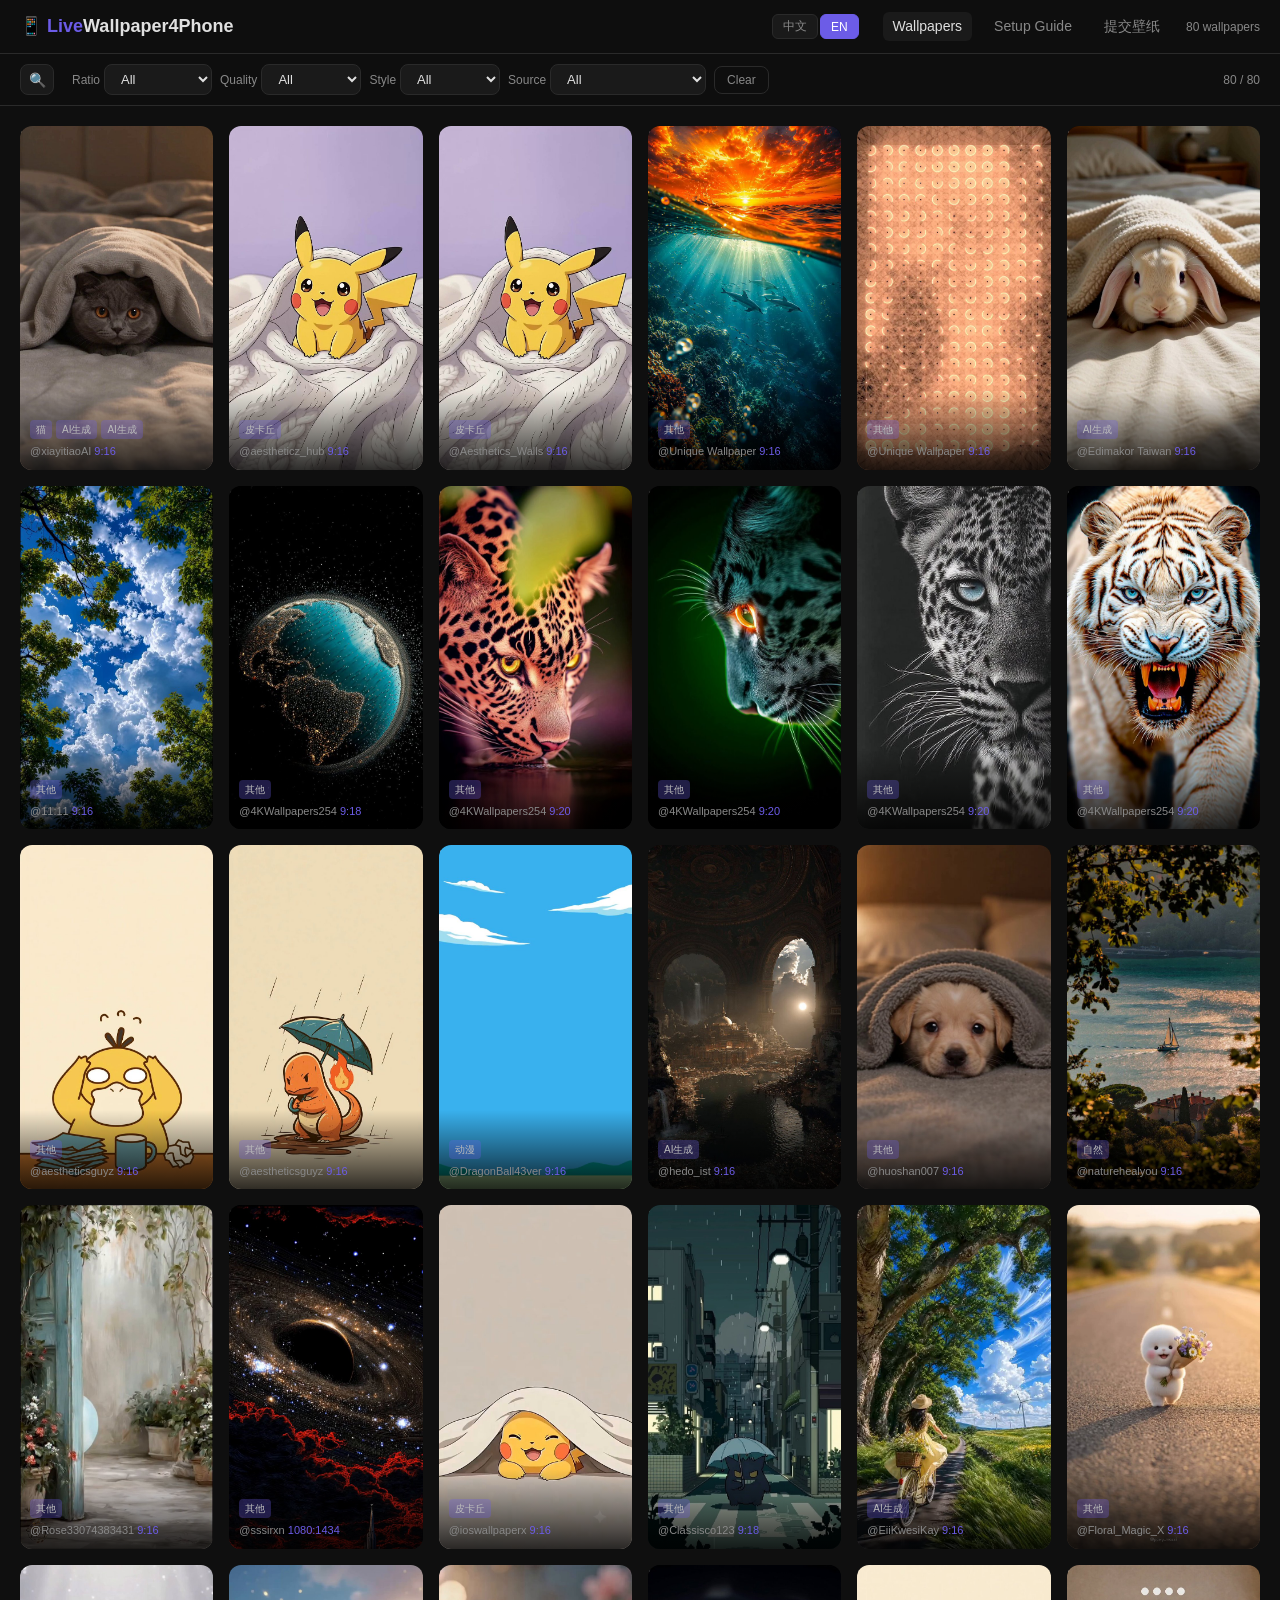
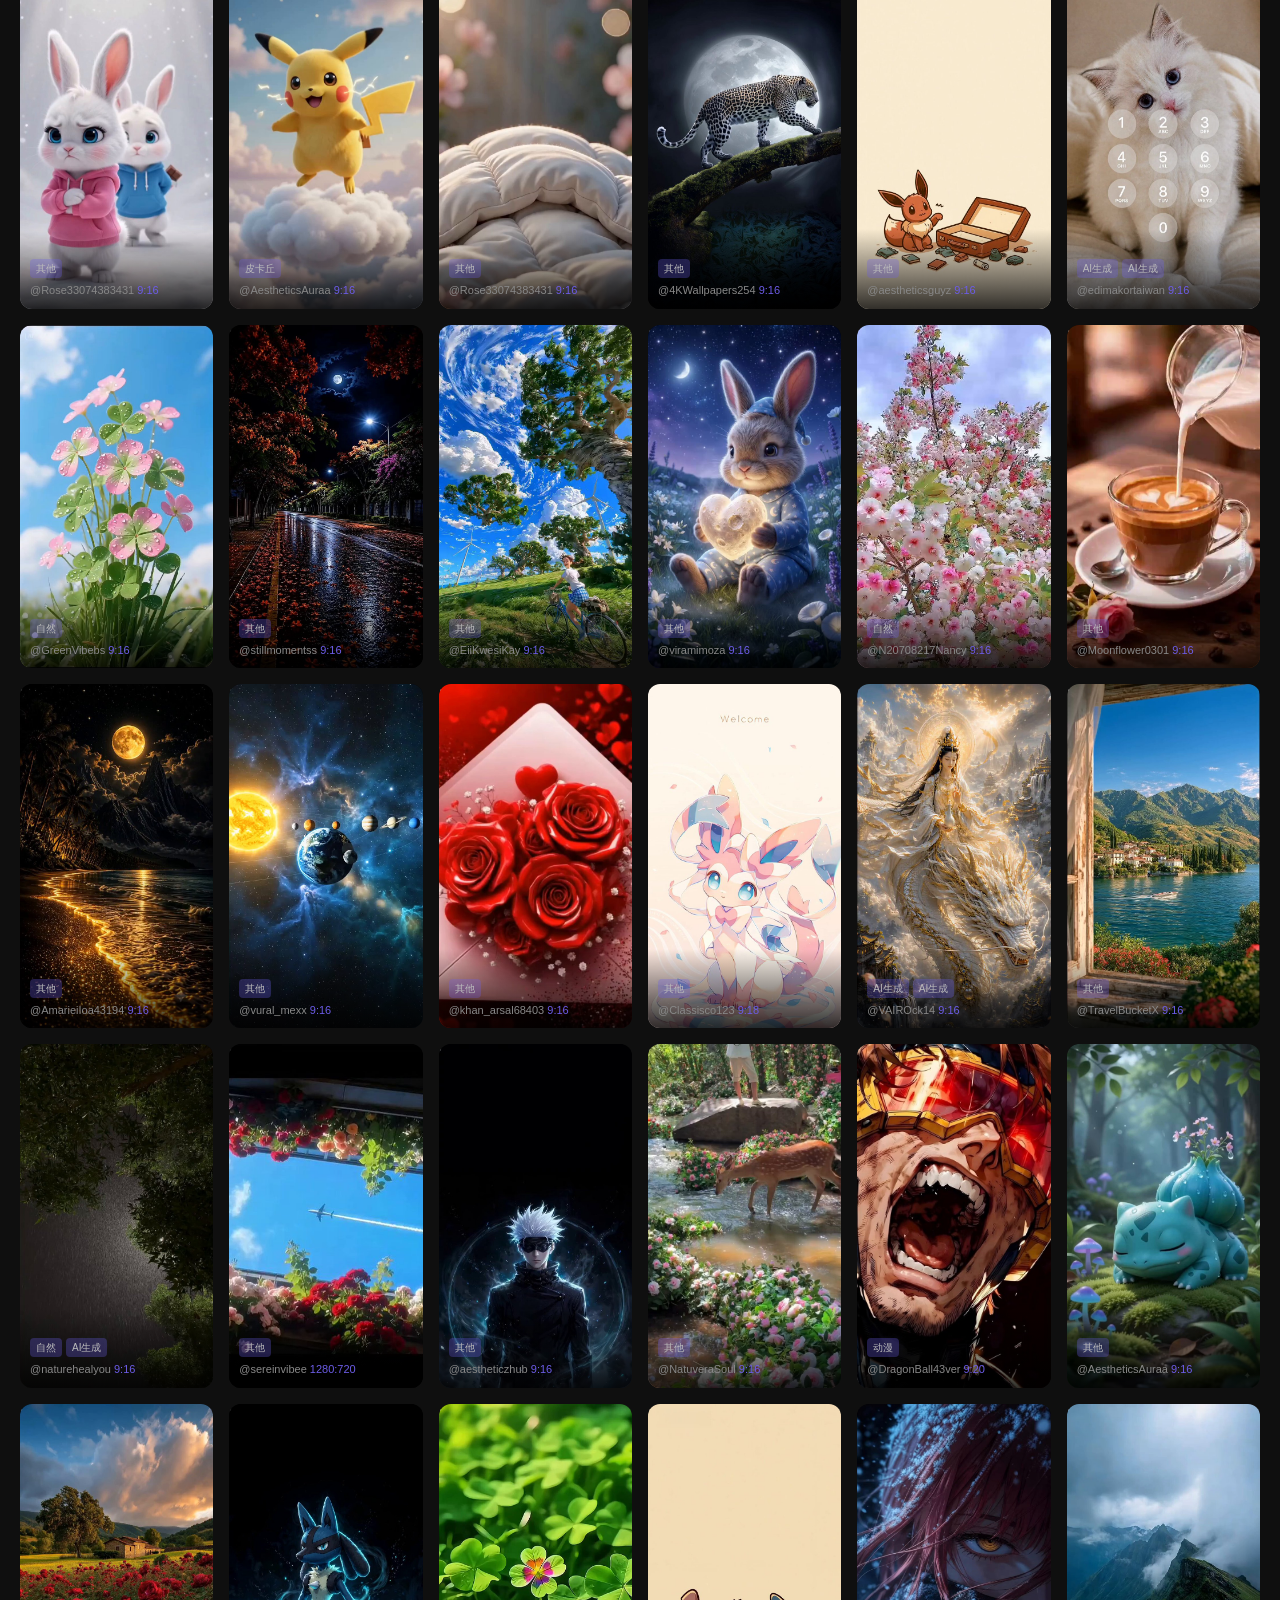
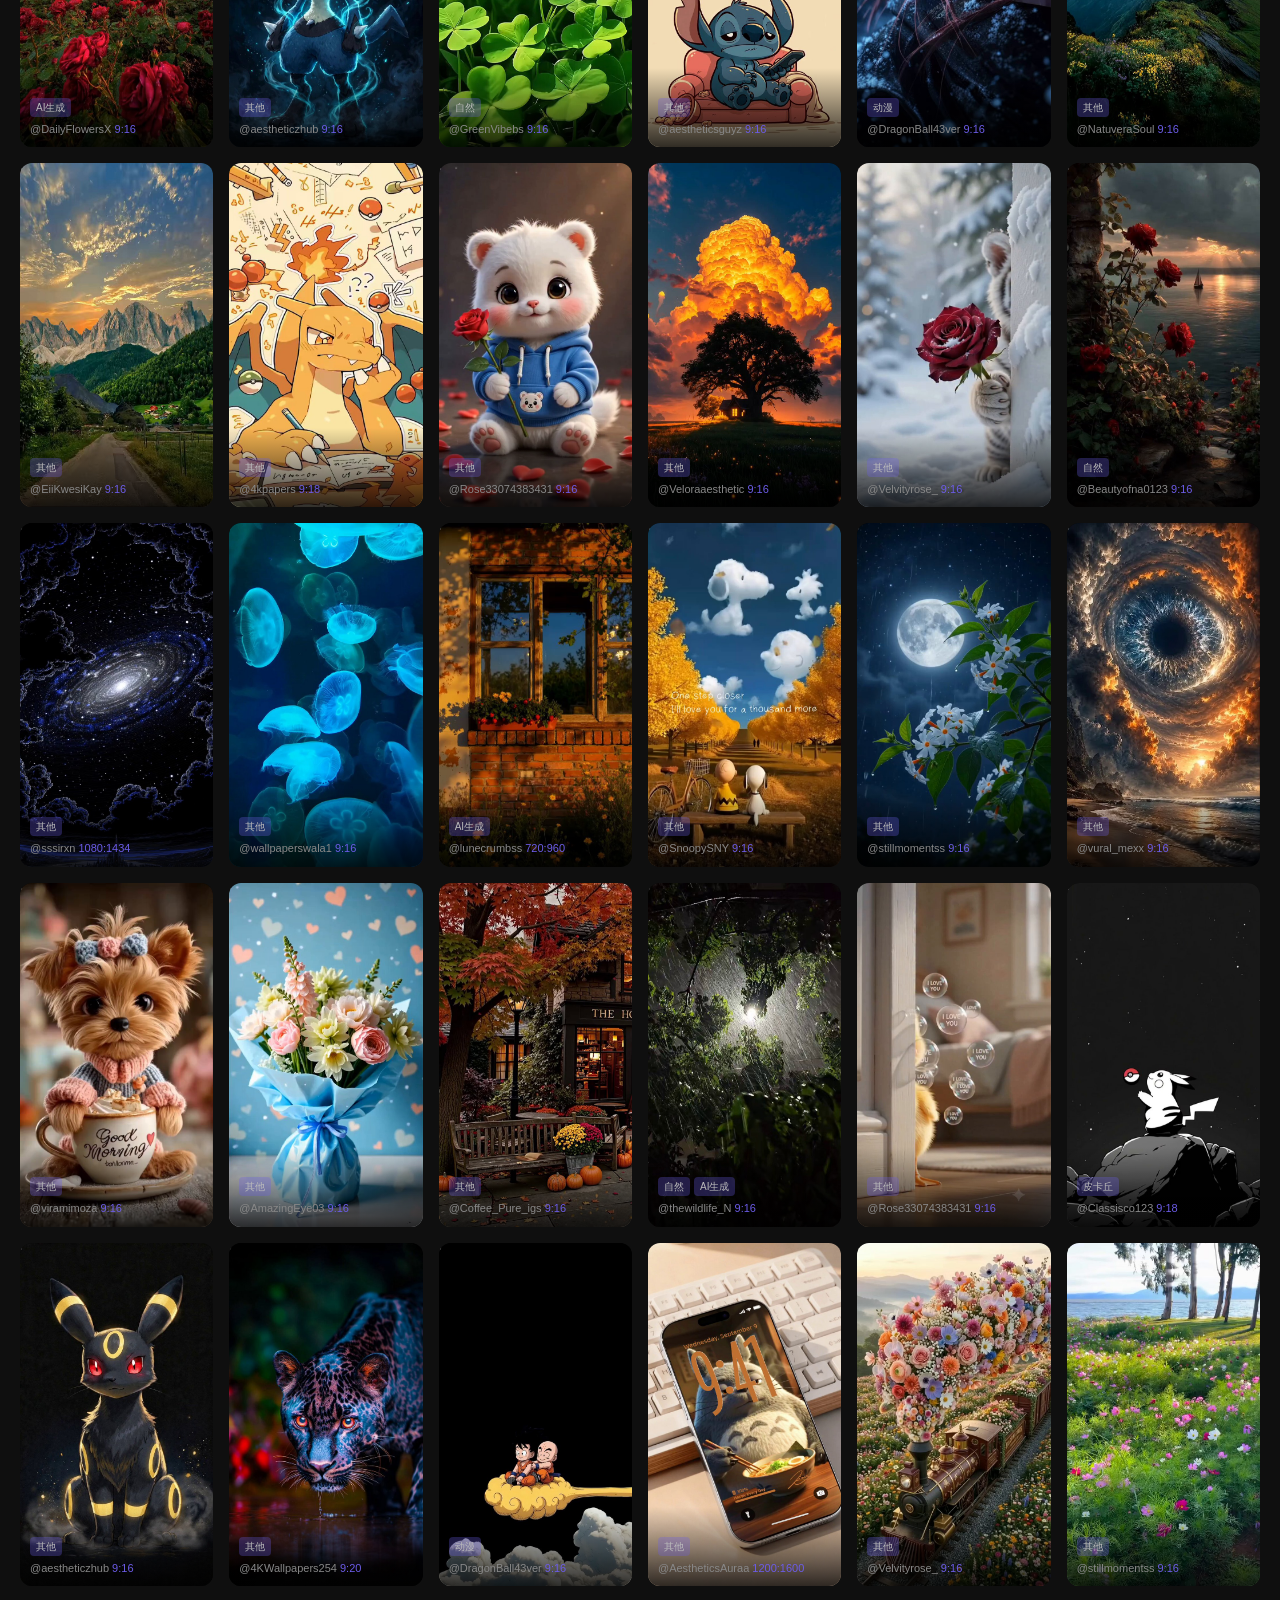
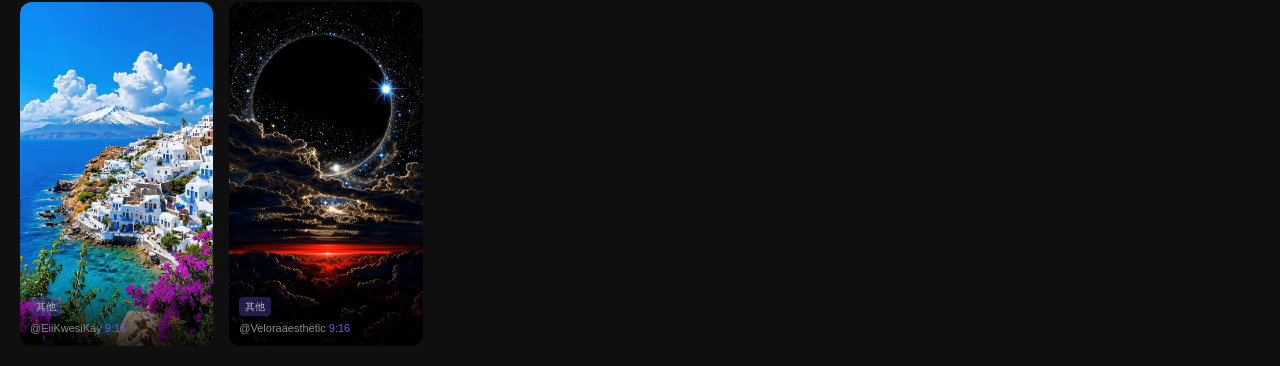
<file: docs/index.html>
<!DOCTYPE html>
<html lang="zh-CN">
<head>
<meta charset="UTF-8">
<meta name="viewport" content="width=device-width, initial-scale=1.0">
<meta name="referrer" content="no-referrer">
<title>Live Wallpaper 4 Phone — 手机动态壁纸</title>
<link rel="stylesheet" href="assets/style.css">
</head>
<body>

<header>
  <h1>📱 <span>Live</span>Wallpaper4Phone</h1>
  <nav>
    <a href="index.html" class="active">壁纸</a>
    <a href="tutorials.html">设置教程</a>
    <a href="#" id="nav-submit">提交壁纸</a>
  </nav>
  <span class="stats" id="stats"></span>
</header>

<div class="filters" id="filters">
  <button class="search-toggle" id="search-toggle" aria-label="搜索">🔍</button>
  <input type="text" id="search" placeholder="🔍 搜索标题/标签...">
  <label>比例</label>
  <select id="filter-ar"><option value="">全部</option></select>
  <label>清晰度</label>
  <select id="filter-quality"><option value="">全部</option></select>
  <label>风格</label>
  <select id="filter-style"><option value="">全部</option></select>
  <label>来源</label>
  <select id="filter-source"><option value="">全部</option></select>
  <button class="clear-btn" id="clear-all">清除</button>
  <span class="count" id="result-count"></span>
</div>

<div class="wallpaper-grid" id="grid"></div>
<div class="loading" id="loading"><div class="spinner"></div>加载壁纸中...</div>

<!-- 详情弹窗 -->
<div class="modal-overlay" id="modal" style="display:none" onclick="closeModal(event)">
  <div class="modal" onclick="event.stopPropagation()">
    <button class="modal-close" onclick="closeModal()">✕</button>
    <div class="modal-video" id="modal-video"></div>
    <div class="modal-body" id="modal-body"></div>
  </div>
</div>

<!-- 上报弹窗 -->
<div class="modal-overlay" id="submit-modal" style="display:none" onclick="closeSubmit(event)">
  <div class="modal submit-modal" onclick="event.stopPropagation()">
    <button class="modal-close" onclick="closeSubmit()">✕</button>
    <div class="modal-body submit-body">
      <h2 id="submit-title"></h2>
      <div id="pw-row">
        <label class="form-label" id="label-pw"></label>
        <input type="password" id="submit-pw" autocomplete="off">
      </div>
      <label class="form-label" id="label-url"></label>
      <input type="url" id="submit-url">
      <label class="form-label" id="label-note"></label>
      <textarea id="submit-note" rows="2"></textarea>
      <div class="form-error" id="submit-error"></div>
      <button class="download-btn" id="submit-go"></button>
      <div class="download-hint" id="submit-hint"></div>
    </div>
  </div>
</div>

<script src="assets/app.js"></script>
</body>
</html>
</file>
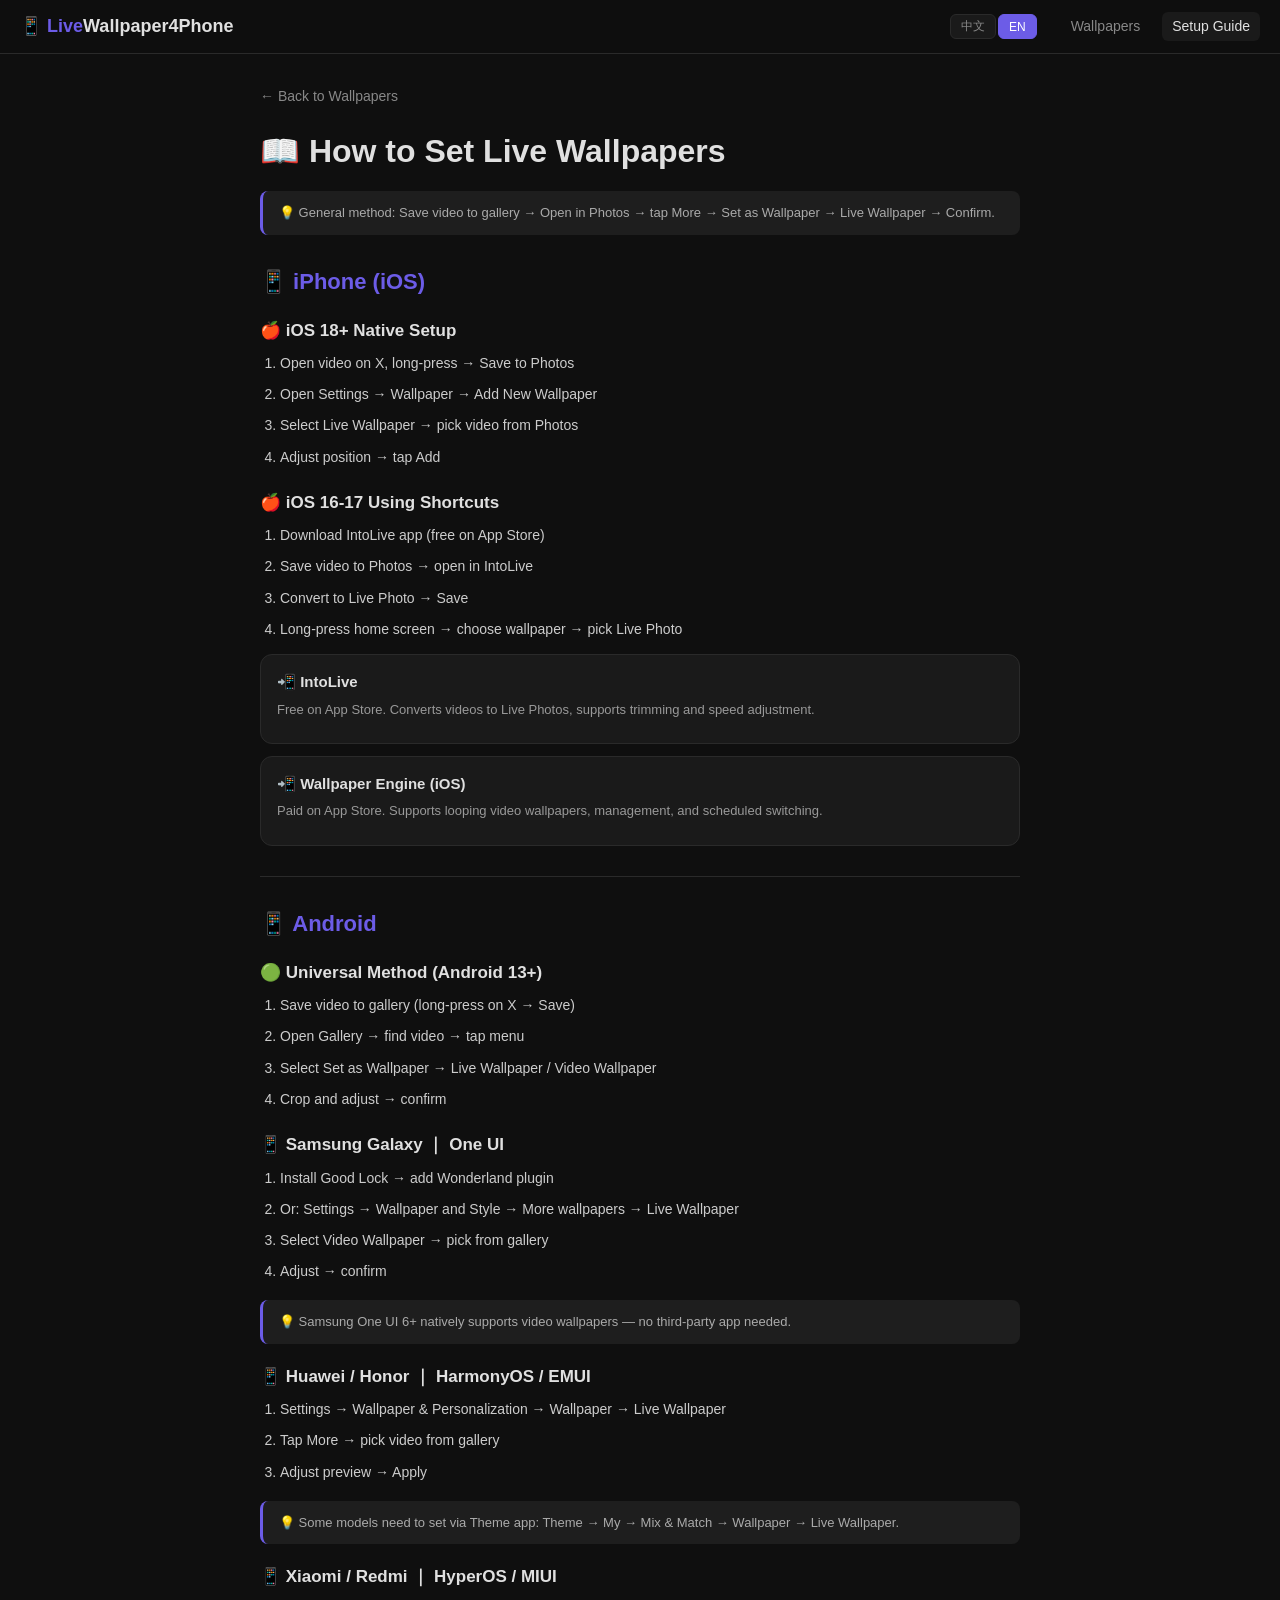
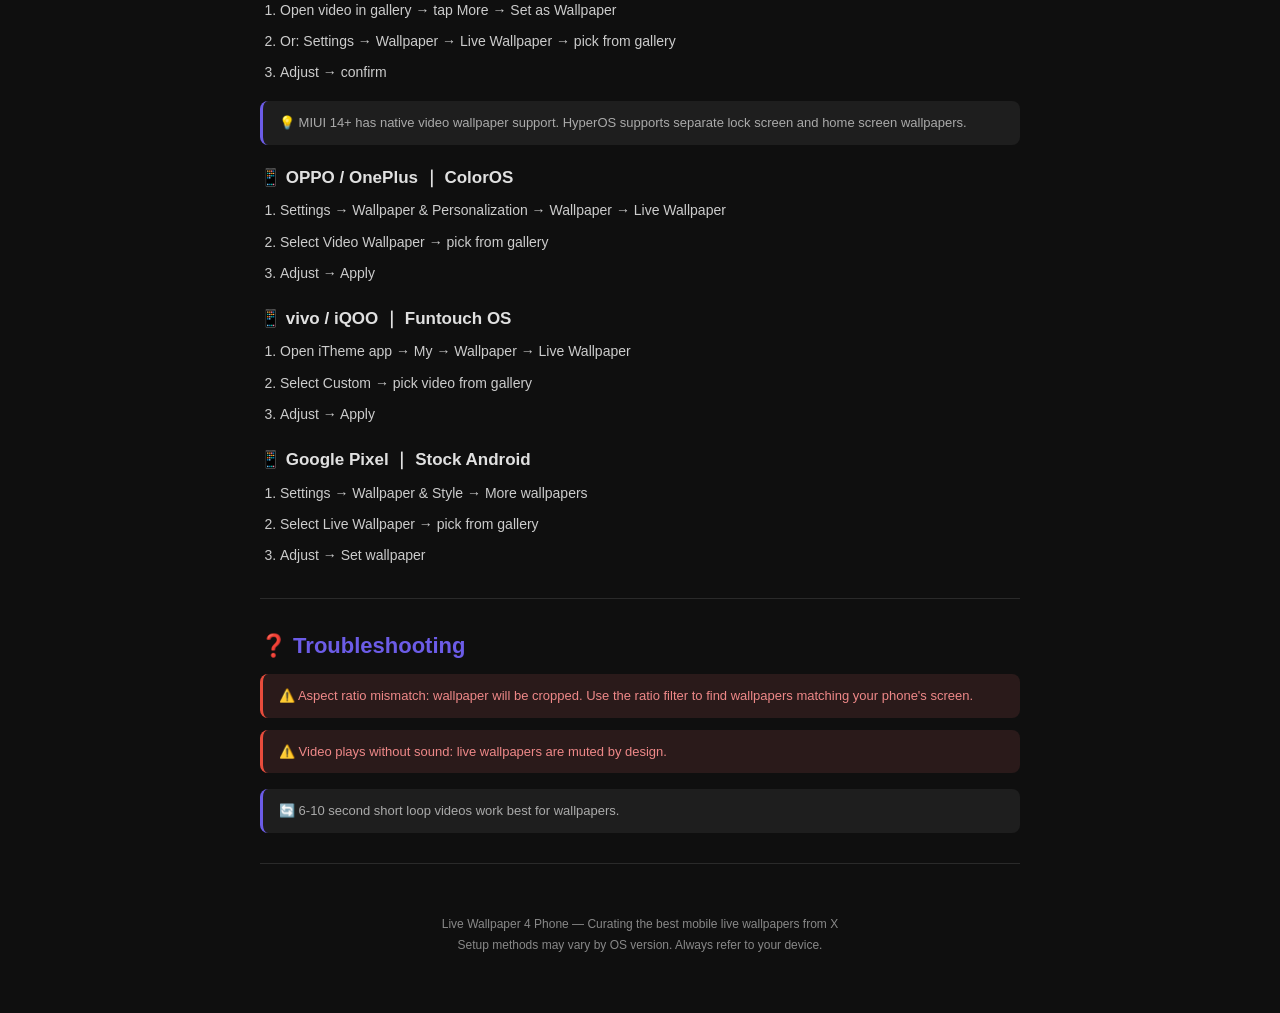
<file: docs/tutorials.html>
<!DOCTYPE html>
<html lang="zh-CN">
<head>
<meta charset="UTF-8">
<meta name="viewport" content="width=device-width, initial-scale=1.0">
<meta name="referrer" content="no-referrer">
<title>手机动态壁纸设置教程 — Live Wallpaper 4 Phone</title>
<link rel="stylesheet" href="assets/style.css">
<style>
  .tutorial-page { max-width: 800px; margin: 0 auto; padding: 30px 20px; }
  .tutorial-page h2 { font-size: 22px; margin: 30px 0 10px; color: var(--accent); }
  .tutorial-page h3 { font-size: 17px; margin: 20px 0 8px; display: flex; align-items: center; gap: 8px; }
  .tutorial-page h3 .brand-icon { font-size: 22px; }
  .tutorial-page p, .tutorial-page li { font-size: 14px; line-height: 1.8; color: #ccc; margin-bottom: 6px; }
  .tutorial-page ol, .tutorial-page ul { padding-left: 20px; }
  .tutorial-page .tip {
    background: #1e1e1e; border-left: 3px solid var(--accent);
    padding: 12px 16px; border-radius: 8px; margin: 16px 0;
    font-size: 13px; color: #aaa;
  }
  .tutorial-page .app-card {
    background: var(--card-bg); border-radius: 12px; padding: 16px;
    margin: 12px 0; border: 1px solid var(--border);
  }
  .tutorial-page .app-card h4 { font-size: 15px; margin-bottom: 4px; }
  .tutorial-page .app-card p { font-size: 13px; color: #999; }
  .tutorial-page .back-link { display: inline-block; margin-bottom: 20px; color: var(--text-muted); text-decoration: none; font-size: 14px; }
  .tutorial-page .back-link:hover { color: var(--accent); }
  .tutorial-page .warning { background: #2a1a1a; border-left: 3px solid #e74c3c; padding: 12px 16px; border-radius: 8px; margin: 12px 0; font-size: 13px; color: #e88; }
  hr { border: none; border-top: 1px solid var(--border); margin: 30px 0; }
  @media (max-width: 600px) { .tutorial-page { padding: 16px; } }
</style>
</head>
<body>
<header>
  <h1>📱 <span>Live</span>Wallpaper4Phone</h1>
  <nav>
    <a href="index.html">壁纸</a>
    <a href="tutorials.html" class="active">设置教程</a>
  </nav>
</header>

<div class="tutorial-page">
  <!-- JS 动态渲染 -->
</div>

<script src="assets/app.js"></script>
</body>
</html>
</file>
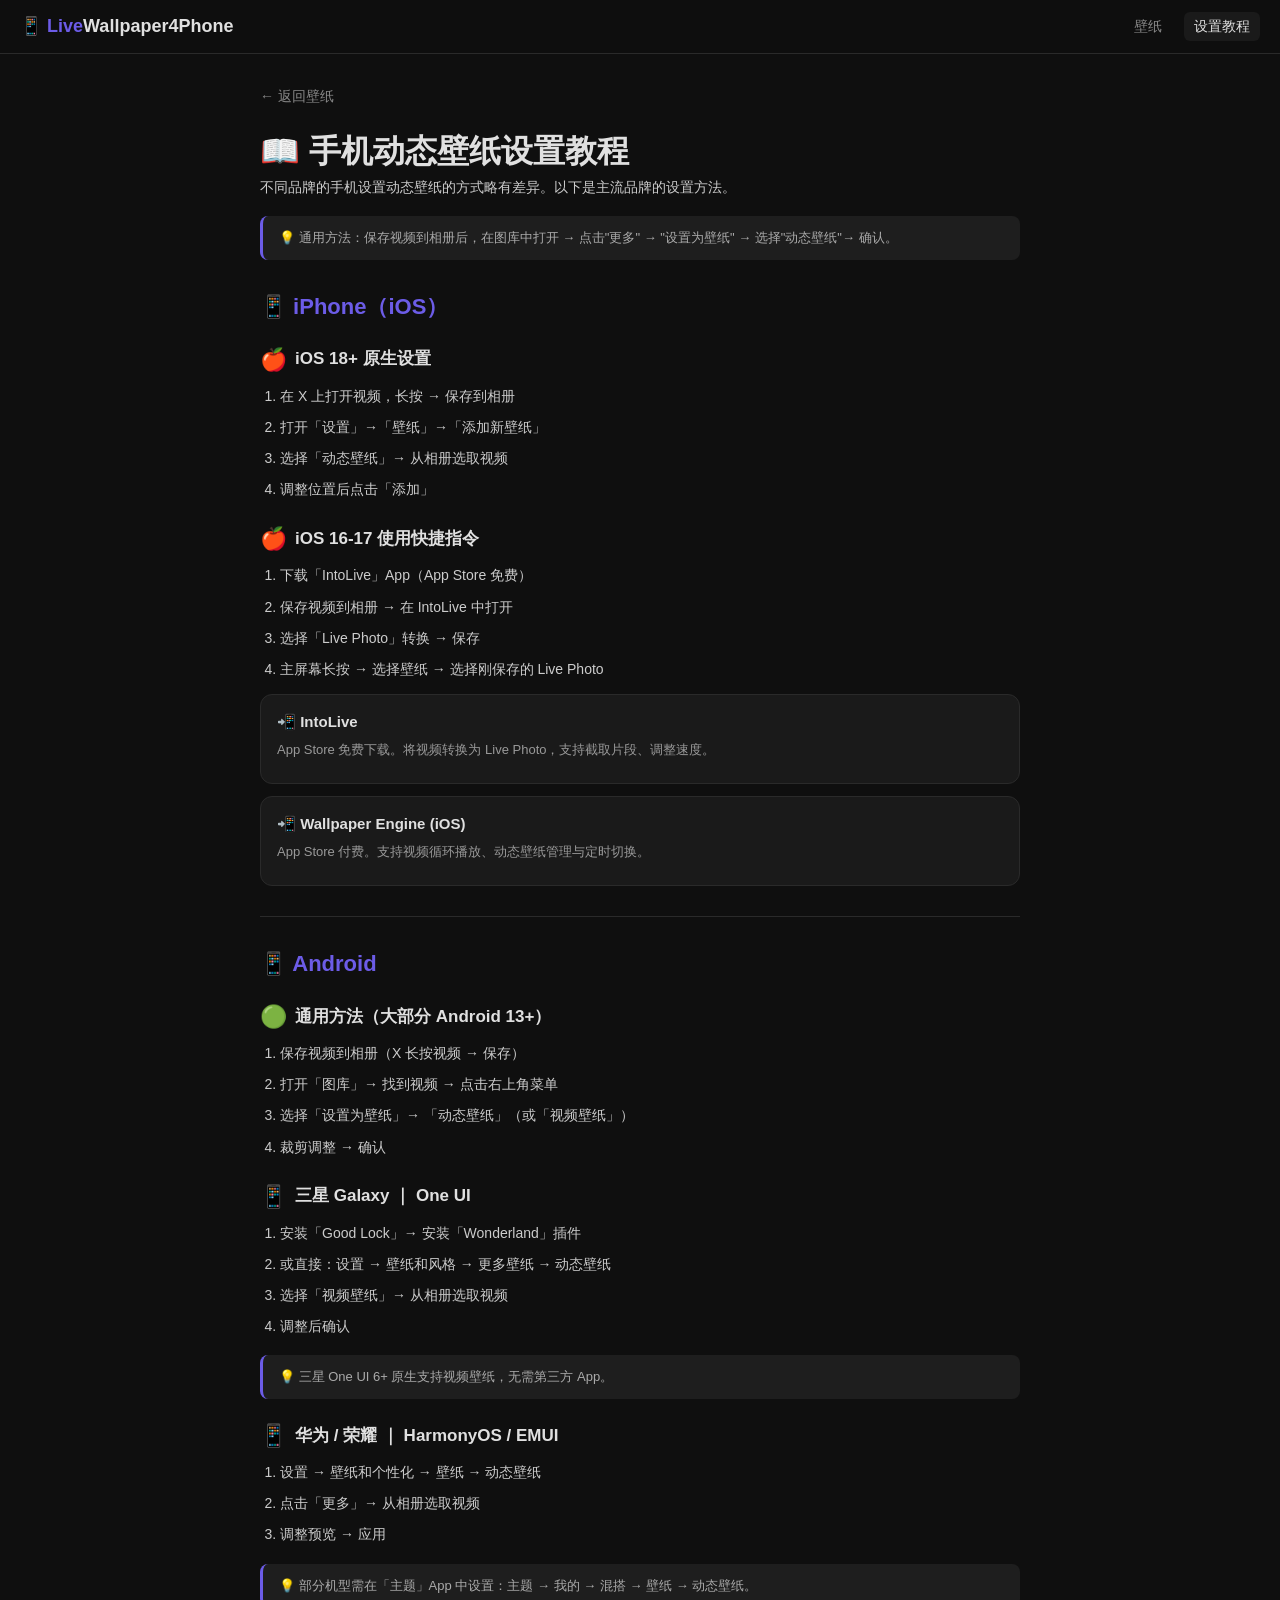
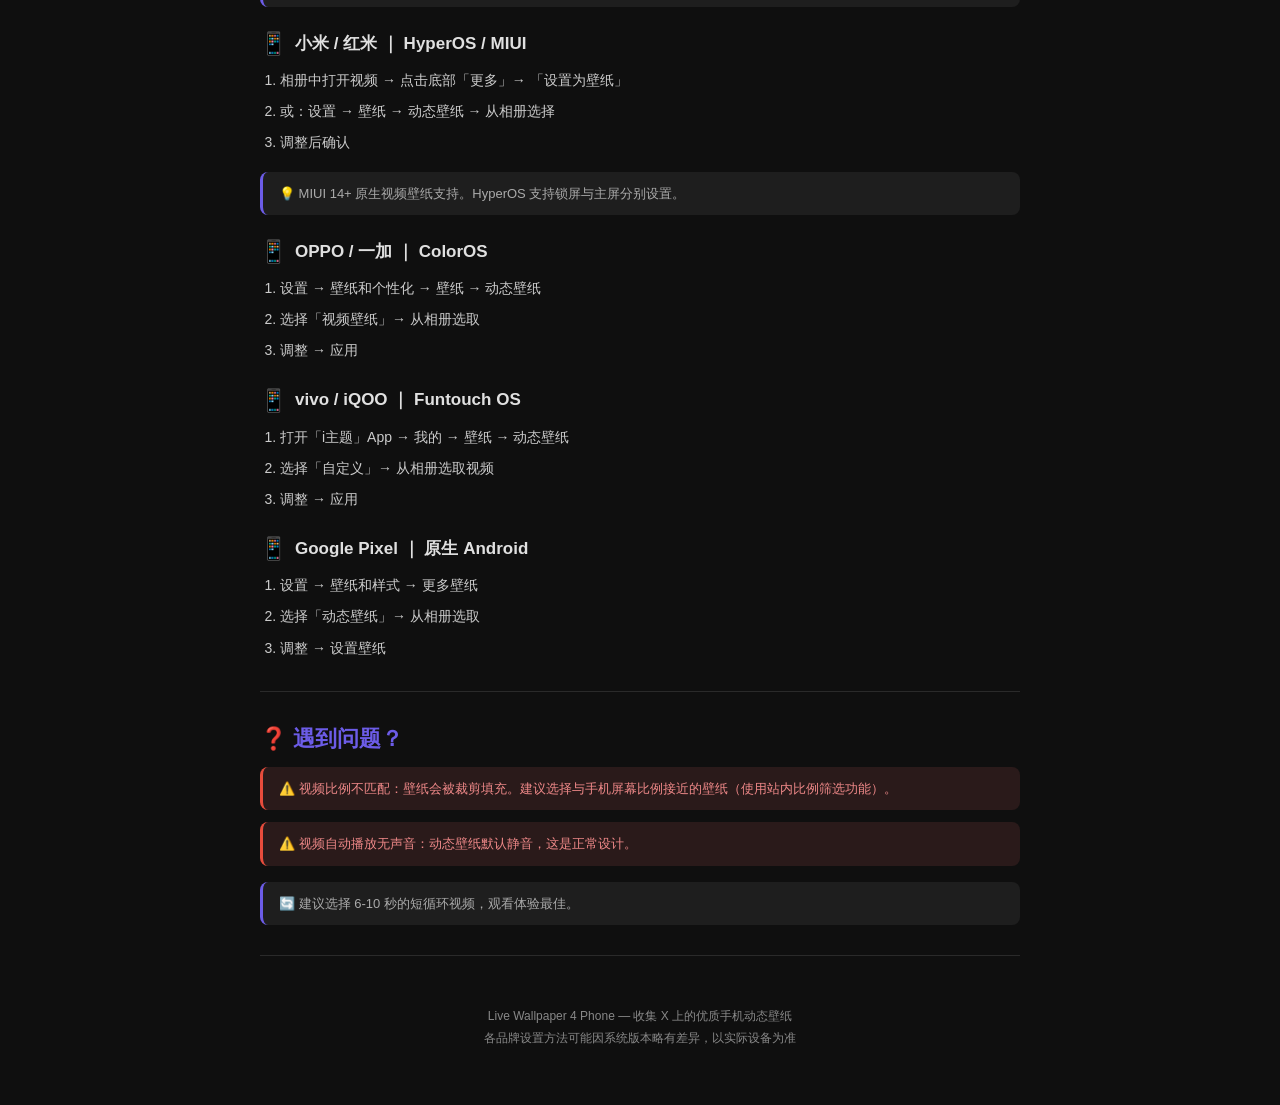
<file: site/tutorials.html>
<!DOCTYPE html>
<html lang="zh-CN">
<head>
<meta charset="UTF-8">
<meta name="viewport" content="width=device-width, initial-scale=1.0">
<title>手机动态壁纸设置教程 — Live Wallpaper 4 Phone</title>
<link rel="stylesheet" href="assets/style.css">
<style>
  .tutorial-page { max-width: 800px; margin: 0 auto; padding: 30px 20px; }
  .tutorial-page h2 { font-size: 22px; margin: 30px 0 10px; color: var(--accent); }
  .tutorial-page h3 { font-size: 17px; margin: 20px 0 8px; display: flex; align-items: center; gap: 8px; }
  .tutorial-page h3 .brand-icon { font-size: 22px; }
  .tutorial-page p, .tutorial-page li { font-size: 14px; line-height: 1.8; color: #ccc; margin-bottom: 6px; }
  .tutorial-page ol, .tutorial-page ul { padding-left: 20px; }
  .tutorial-page .tip {
    background: #1e1e1e; border-left: 3px solid var(--accent);
    padding: 12px 16px; border-radius: 8px; margin: 16px 0;
    font-size: 13px; color: #aaa;
  }
  .tutorial-page .app-card {
    background: var(--card-bg); border-radius: 12px; padding: 16px;
    margin: 12px 0; border: 1px solid var(--border);
  }
  .tutorial-page .app-card h4 { font-size: 15px; margin-bottom: 4px; }
  .tutorial-page .app-card p { font-size: 13px; color: #999; }
  .tutorial-page .back-link { display: inline-block; margin-bottom: 20px; color: var(--text-muted); text-decoration: none; font-size: 14px; }
  .tutorial-page .back-link:hover { color: var(--accent); }
  .tutorial-page .warning { background: #2a1a1a; border-left: 3px solid #e74c3c; padding: 12px 16px; border-radius: 8px; margin: 12px 0; font-size: 13px; color: #e88; }
  hr { border: none; border-top: 1px solid var(--border); margin: 30px 0; }
  @media (max-width: 600px) { .tutorial-page { padding: 16px; } }
</style>
</head>
<body>
<header>
  <h1>📱 <span>Live</span>Wallpaper4Phone</h1>
  <nav>
    <a href="index.html">壁纸</a>
    <a href="tutorials.html" class="active">设置教程</a>
  </nav>
</header>

<div class="tutorial-page">
  <a href="index.html" class="back-link">← 返回壁纸</a>
  <h1>📖 手机动态壁纸设置教程</h1>
  <p>不同品牌的手机设置动态壁纸的方式略有差异。以下是主流品牌的设置方法。</p>

  <div class="tip">💡 通用方法：保存视频到相册后，在图库中打开 → 点击"更多" → "设置为壁纸" → 选择"动态壁纸"→ 确认。</div>

  <h2>📱 iPhone（iOS）</h2>

  <h3><span class="brand-icon">🍎</span> iOS 18+ 原生设置</h3>
  <ol>
    <li>在 X 上打开视频，长按 → 保存到相册</li>
    <li>打开「设置」→「壁纸」→「添加新壁纸」</li>
    <li>选择「动态壁纸」→ 从相册选取视频</li>
    <li>调整位置后点击「添加」</li>
  </ol>

  <h3><span class="brand-icon">🍎</span> iOS 16-17 使用快捷指令</h3>
  <ol>
    <li>下载「IntoLive」App（App Store 免费）</li>
    <li>保存视频到相册 → 在 IntoLive 中打开</li>
    <li>选择「Live Photo」转换 → 保存</li>
    <li>主屏幕长按 → 选择壁纸 → 选择刚保存的 Live Photo</li>
  </ol>

  <div class="app-card">
    <h4>📲 IntoLive</h4>
    <p>App Store 免费下载。将视频转换为 Live Photo，支持截取片段、调整速度。</p>
  </div>
  <div class="app-card">
    <h4>📲 Wallpaper Engine (iOS)</h4>
    <p>App Store 付费。支持视频循环播放、动态壁纸管理与定时切换。</p>
  </div>

  <hr>

  <h2>📱 Android</h2>

  <h3><span class="brand-icon">🟢</span> 通用方法（大部分 Android 13+）</h3>
  <ol>
    <li>保存视频到相册（X 长按视频 → 保存）</li>
    <li>打开「图库」→ 找到视频 → 点击右上角菜单</li>
    <li>选择「设置为壁纸」→ 「动态壁纸」（或「视频壁纸」）</li>
    <li>裁剪调整 → 确认</li>
  </ol>

  <h3><span class="brand-icon">📱</span> 三星 Galaxy ｜ One UI</h3>
  <ol>
    <li>安装「Good Lock」→ 安装「Wonderland」插件</li>
    <li>或直接：设置 → 壁纸和风格 → 更多壁纸 → 动态壁纸</li>
    <li>选择「视频壁纸」→ 从相册选取视频</li>
    <li>调整后确认</li>
  </ol>
  <div class="tip">💡 三星 One UI 6+ 原生支持视频壁纸，无需第三方 App。</div>

  <h3><span class="brand-icon">📱</span> 华为 / 荣耀 ｜ HarmonyOS / EMUI</h3>
  <ol>
    <li>设置 → 壁纸和个性化 → 壁纸 → 动态壁纸</li>
    <li>点击「更多」→ 从相册选取视频</li>
    <li>调整预览 → 应用</li>
  </ol>
  <div class="tip">💡 部分机型需在「主题」App 中设置：主题 → 我的 → 混搭 → 壁纸 → 动态壁纸。</div>

  <h3><span class="brand-icon">📱</span> 小米 / 红米 ｜ HyperOS / MIUI</h3>
  <ol>
    <li>相册中打开视频 → 点击底部「更多」→ 「设置为壁纸」</li>
    <li>或：设置 → 壁纸 → 动态壁纸 → 从相册选择</li>
    <li>调整后确认</li>
  </ol>
  <div class="tip">💡 MIUI 14+ 原生视频壁纸支持。HyperOS 支持锁屏与主屏分别设置。</div>

  <h3><span class="brand-icon">📱</span> OPPO / 一加 ｜ ColorOS</h3>
  <ol>
    <li>设置 → 壁纸和个性化 → 壁纸 → 动态壁纸</li>
    <li>选择「视频壁纸」→ 从相册选取</li>
    <li>调整 → 应用</li>
  </ol>

  <h3><span class="brand-icon">📱</span> vivo / iQOO ｜ Funtouch OS</h3>
  <ol>
    <li>打开「i主题」App → 我的 → 壁纸 → 动态壁纸</li>
    <li>选择「自定义」→ 从相册选取视频</li>
    <li>调整 → 应用</li>
  </ol>

  <h3><span class="brand-icon">📱</span> Google Pixel ｜ 原生 Android</h3>
  <ol>
    <li>设置 → 壁纸和样式 → 更多壁纸</li>
    <li>选择「动态壁纸」→ 从相册选取</li>
    <li>调整 → 设置壁纸</li>
  </ol>

  <hr>

  <h2>❓ 遇到问题？</h2>
  <div class="warning">⚠️ 视频比例不匹配：壁纸会被裁剪填充。建议选择与手机屏幕比例接近的壁纸（使用站内比例筛选功能）。</div>
  <div class="warning">⚠️ 视频自动播放无声音：动态壁纸默认静音，这是正常设计。</div>
  <div class="tip">🔄 建议选择 6-10 秒的短循环视频，观看体验最佳。</div>

  <hr>
  <p style="text-align:center;color:var(--text-muted);font-size:12px;padding:20px 0">
    Live Wallpaper 4 Phone — 收集 X 上的优质手机动态壁纸<br>
    各品牌设置方法可能因系统版本略有差异，以实际设备为准
  </p>
</div>
</body>
</html>
</file>
<file: docs/assets/style.css>
/* livewallpaper4phone — 样式 */
:root {
  --bg: #0f0f0f;
  --card-bg: #1a1a1a;
  --text: #e0e0e0;
  --text-muted: #888;
  --accent: #6c5ce7;
  --accent-hover: #7c6cf7;
  --border: #2a2a2a;
  --radius: 12px;
  --shadow: 0 4px 20px rgba(0,0,0,0.4);
}
* { margin: 0; padding: 0; box-sizing: border-box; }
.tabbar { display: none; }  /* 桌面隐藏；移动端 @media 内覆盖为 flex */
body {
  font-family: -apple-system, BlinkMacSystemFont, 'Segoe UI', Helvetica, Arial, sans-serif;
  background: var(--bg);
  color: var(--text);
  line-height: 1.5;
}

/* 头部 */
header {
  position: sticky; top: 0; z-index: 100;
  background: rgba(15,15,15,0.95);
  backdrop-filter: blur(10px);
  border-bottom: 1px solid var(--border);
  padding: 12px 20px;
  display: flex; align-items: center; justify-content: space-between;
  gap: 16px;
}
header h1 { font-size: 18px; font-weight: 700; }
header h1 span { color: var(--accent); }
header nav { display: flex; gap: 12px; }
header nav a { color: var(--text-muted); text-decoration: none; font-size: 14px; padding: 4px 10px; border-radius: 6px; transition: 0.2s; }
header nav a:hover, header nav a.active { color: var(--text); background: var(--card-bg); }
header .stats { font-size: 12px; color: var(--text-muted); }

/* 筛选器 */
.filters {
  position: sticky; top: 53px; z-index: 99;
  background: rgba(15,15,15,0.95);
  backdrop-filter: blur(10px);
  padding: 10px 20px;
  border-bottom: 1px solid var(--border);
  display: flex; flex-wrap: wrap; gap: 8px; align-items: center;
}
.filters select, .filters input {
  background: var(--card-bg); color: var(--text);
  border: 1px solid var(--border); border-radius: 8px;
  padding: 6px 12px; font-size: 13px; outline: none;
  cursor: pointer; min-width: 100px;
}
.filters select:focus, .filters input:focus { border-color: var(--accent); }
.filters .search-toggle {
  flex: 0 0 auto;
  background: var(--card-bg); color: var(--text);
  border: 1px solid var(--border); border-radius: 8px;
  width: 34px; height: 31px; font-size: 14px;
  cursor: pointer; transition: 0.2s;
}
.filters .search-toggle:hover { border-color: var(--accent); }
.filters #search {
  flex: 0 1 auto; width: 0; min-width: 0; padding: 6px 0;
  opacity: 0; cursor: text;
  transition: width 0.25s ease, opacity 0.2s ease, padding 0.25s ease;
}
.filters.search-open #search { width: min(200px, 50vw); min-width: 140px; padding: 6px 12px; opacity: 1; }
.filters label { font-size: 12px; color: var(--text-muted); margin-right: -4px; }
.filters .clear-btn { 
  background: none; border: 1px solid var(--border); color: var(--text-muted);
  padding: 6px 12px; border-radius: 8px; cursor: pointer; font-size: 12px;
}
.filters .clear-btn:hover { border-color: var(--accent); color: var(--accent); }
.filters .count { font-size: 12px; color: var(--text-muted); margin-left: auto; }

/* 壁纸网格 */
.wallpaper-grid {
  display: grid;
  grid-template-columns: repeat(auto-fill, minmax(180px, 1fr));
  gap: 16px;
  padding: 20px;
  max-width: 1400px; margin: 0 auto;
}
.wallpaper-card {
  background: var(--card-bg);
  border-radius: var(--radius);
  overflow: hidden;
  cursor: pointer;
  transition: transform 0.2s, box-shadow 0.2s;
  position: relative;
  aspect-ratio: 9/16;
}
.wallpaper-card:hover {
  transform: translateY(-4px);
  box-shadow: var(--shadow);
}
.wallpaper-card video {
  width: 100%; height: 100%;
  object-fit: cover;
  display: block;
}
.wallpaper-card .overlay {
  position: absolute; bottom: 0; left: 0; right: 0;
  background: linear-gradient(transparent, rgba(0,0,0,0.8));
  padding: 30px 10px 10px;
}
.wallpaper-card .overlay .tags {
  display: flex; flex-wrap: wrap; gap: 4px;
}
.wallpaper-card .overlay .tag {
  font-size: 10px; padding: 2px 6px;
  border-radius: 4px; background: rgba(108,92,231,0.3);
  color: #bbb;
}
.wallpaper-card .overlay .quality-badge {
  position: absolute; top: -24px; right: 6px;
  font-size: 10px; padding: 2px 6px;
  border-radius: 4px; background: var(--accent);
  color: #fff; font-weight: 600;
}
.wallpaper-card .overlay .author {
  font-size: 11px; color: var(--text-muted); margin-top: 4px;
}
.wallpaper-card .overlay .author span { color: var(--accent); }

/* 网格缩略图与多视频角标 */
.video-placeholder .thumb {
  position: absolute; inset: 0;
  width: 100%; height: 100%;
  object-fit: cover;
}
.multi-badge {
  position: absolute; top: 6px; left: 6px;
  font-size: 10px; padding: 2px 7px;
  border-radius: 4px; background: rgba(0,0,0,0.65);
  color: #fff; font-weight: 600;
}

/* 无结果 */
.no-results {
  grid-column: 1 / -1;
  text-align: center;
  padding: 60px 20px;
  color: var(--text-muted);
}
.no-results p { font-size: 16px; margin-bottom: 8px; }

/* 详情弹窗 —— 桌面左右分栏 */
.modal-overlay {
  position: fixed; inset: 0; z-index: 200;
  background: rgba(0,0,0,0.85);
  display: flex; align-items: center; justify-content: center;
  padding: 20px;
}
.modal {
  background: var(--card-bg);
  border-radius: 16px;
  width: min(1100px, 92vw);
  max-height: 92vh;
  overflow: hidden;
  position: relative;
  display: flex;
}
.modal-close {
  position: absolute; top: 12px; right: 12px; z-index: 10;
  background: rgba(0,0,0,0.5); border: none; color: #fff;
  width: 32px; height: 32px; border-radius: 50%;
  cursor: pointer; font-size: 18px;
  display: flex; align-items: center; justify-content: center;
}
.modal-video {
  flex: 1 1 auto; min-width: 0;
  background: #000;
  display: flex; align-items: center; justify-content: center;
  position: relative;
  height: min(82vh, 88vh);
}
.modal-video video { width: 100%; height: 100%; object-fit: contain; }
.modal-video-loading {
  position: absolute; inset: 0;
  display: flex; align-items: center; justify-content: center;
}
.modal-nav {
  position: absolute; top: 50%; transform: translateY(-50%); z-index: 5;
  width: 40px; height: 40px; border-radius: 50%;
  background: rgba(0,0,0,0.55); border: none; color: #fff;
  font-size: 24px; line-height: 1; cursor: pointer;
  display: flex; align-items: center; justify-content: center;
  transition: 0.2s;
}
.modal-nav:hover { background: var(--accent); }
.modal-nav.prev { left: 12px; }
.modal-nav.next { right: 12px; }
.modal-counter {
  position: absolute; bottom: 12px; left: 50%; transform: translateX(-50%); z-index: 5;
  background: rgba(0,0,0,0.55); color: #fff;
  font-size: 12px; padding: 3px 10px; border-radius: 10px;
}
.modal-body {
  width: 380px; flex: 0 0 380px;
  max-height: 92vh; overflow-y: auto;
  border-left: 1px solid var(--border);
  padding: 20px;
}
.modal-body h2 { font-size: 16px; margin-bottom: 8px; }
.modal-body .meta { display: flex; flex-wrap: wrap; gap: 8px; margin-bottom: 12px; }
.modal-body .meta span { 
  font-size: 12px; padding: 3px 8px; border-radius: 6px;
  background: var(--border); color: var(--text-muted);
}
.modal-body .meta .accent { background: var(--accent); color: #fff; }
.modal-body .phone-types { margin-bottom: 12px; }
.modal-body .phone-types h4 { font-size: 12px; color: var(--text-muted); margin-bottom: 4px; }
.modal-body .phone-types .chips { display: flex; flex-wrap: wrap; gap: 4px; }
.modal-body .phone-types .chip { font-size: 11px; padding: 3px 8px; border-radius: 6px; background: var(--border); }
.modal-body .download-btn {
  display: block; width: 100%;
  padding: 10px; border-radius: 8px; border: none;
  background: var(--accent); color: #fff; font-size: 14px;
  cursor: pointer; text-align: center; text-decoration: none;
  margin-bottom: 8px; transition: 0.2s;
}
.modal-body .download-btn:hover { background: var(--accent-hover); }
.modal-body .download-hint { font-size: 11px; color: var(--text-muted); text-align: center; }

/* 上报弹窗 */
.submit-modal { width: min(420px, 94vw); display: block; }
.submit-body h2 { margin-bottom: 14px; }
.submit-body input, .submit-body textarea {
  width: 100%; background: #1e1e1e; color: var(--text);
  border: 1px solid var(--border); border-radius: 8px;
  padding: 8px 10px; font-size: 13px; margin-bottom: 10px; outline: none;
  font-family: inherit; resize: vertical;
}
.submit-body input:focus, .submit-body textarea:focus { border-color: var(--accent); }
.form-label { display: block; font-size: 12px; color: var(--text-muted); margin-bottom: 4px; }
.form-error { color: #ff7675; font-size: 12px; min-height: 16px; margin-bottom: 6px; }

/* 响应式 */
@media (max-width: 899px) {
  .modal { flex-direction: column; width: 100%; max-height: 90vh; overflow-y: auto; }
  .modal-video { flex: none; height: auto; aspect-ratio: 9/16; max-height: 55vh; }
  .modal-body { flex: none; width: 100%; max-height: none; border-left: none; border-top: 1px solid var(--border); padding: 16px; }
}

/* ============================================================
   X 风格移动端（≤768px）— 单列 Feed 流 + 底部 TabBar
   桌面端零改动：本段全部在 media query 内
   ============================================================ */
@media (max-width: 768px) {
  /* ---- 全局：X 底色与安全区 ---- */
  :root {
    --bg: #000000;
    --card-bg: #16181c;
    --border: #2f3336;
    --text: #e7e9ea;
    --text-muted: #71767b;
    --accent: #1d9bf0;           /* X 蓝 */
    --accent-hover: #1a8cd8;
    --like: #f91880;
  }
  body { padding-bottom: calc(56px + env(safe-area-inset-bottom)); } /* TabBar 空间 */

  /* ---- 头部：居中 logo，隐藏顶部 nav（由 TabBar 接管）---- */
  header { padding: 10px 16px; background: rgba(0,0,0,0.85); }
  header h1 { font-size: 17px; margin: 0 auto; }   /* 居中 */
  header nav { display: none; }                     /* TabBar 替代 */
  header .stats { display: none; }                  /* 移动端收进 feed 顶部 */

  /* ---- 筛选器：横向滚动 chips（X 式 pill）---- */
  .filters {
    top: 49px;
    padding: 8px 12px;
    gap: 8px;
    overflow-x: auto;
    flex-wrap: nowrap;
    -webkit-overflow-scrolling: touch;
    scrollbar-width: none;
    background: rgba(0,0,0,0.85);
  }
  .filters::-webkit-scrollbar { display: none; }
  .filters label { display: none; }               /* select → chip 化后 label 冗余 */
  .filters select, .filters input, .filters .search-toggle, .filters .clear-btn {
    appearance: none; -webkit-appearance: none;
    background: transparent;
    border: 1px solid var(--border);
    color: var(--text-muted);
    border-radius: 9999px;
    padding: 6px 14px;
    font-size: 13px;
    min-width: 0;
    min-height: 32px;
    flex: 0 0 auto;
    font-weight: 600;
  }
  /* 有值时高亮为 X 蓝描边 pill */
  .filters select.filled { color: var(--accent); border-color: var(--accent); background: rgba(29,155,240,0.1); }
  .filters #search { height: 32px; }
  .filters.search-open #search { width: 40vw; min-width: 130px; }
  .filters .count { margin-left: auto; flex: 0 0 auto; white-space: nowrap; }

  /* ---- 网格 → 单列 Feed 流 ---- */
  .wallpaper-grid {
    display: block;
    max-width: 600px;
    padding: 0;
    margin: 0 auto;
  }

  /* ---- 卡片：X 帖子式 ---- */
  .wallpaper-card {
    aspect-ratio: auto;
    background: transparent;
    border-radius: 0;
    border-bottom: 1px solid var(--border);
    cursor: pointer;
    transition: none;
    padding: 12px 16px 10px;
    position: relative;
  }
  .wallpaper-card:hover { transform: none; box-shadow: none; background: rgba(239,243,244,0.03); }

  /* 头部行：头像 + 名字 + handle + ⋯ */
  .x-head {
    display: flex; align-items: center; gap: 10px;
    margin-bottom: 8px;
  }
  .x-avatar {
    width: 40px; height: 40px; border-radius: 50%;
    flex: 0 0 40px;
    background: linear-gradient(135deg, #1d3a5f, #1d9bf0);
    color: #fff; font-weight: 700; font-size: 16px;
    display: flex; align-items: center; justify-content: center;
    text-transform: uppercase;
    user-select: none;
  }
  .x-names { flex: 1 1 auto; min-width: 0; line-height: 1.2; }
  .x-display { color: var(--text); font-weight: 700; font-size: 15px; overflow: hidden; text-overflow: ellipsis; white-space: nowrap; }
  .x-handle { color: var(--text-muted); font-size: 13px; overflow: hidden; text-overflow: ellipsis; white-space: nowrap; }
  .x-more { color: var(--text-muted); font-size: 18px; padding: 0 4px; flex: 0 0 auto; line-height: 1; }

  /* 标题文本 */
  .x-text {
    color: var(--text); font-size: 15px; line-height: 1.45;
    margin-bottom: 10px;
    display: -webkit-box; -webkit-line-clamp: 3; -webkit-box-orient: vertical;
    overflow: hidden;
  }

  /* 视频容器：圆角框（X 式媒体块）*/
  .video-placeholder {
    width: 100% !important;
    aspect-ratio: 9 / 16;
    max-height: 70vh;
    border-radius: 16px;
    overflow: hidden;
    border: 1px solid var(--border);
    background: #000;
    position: relative !important;
  }
  .video-placeholder .thumb { object-fit: cover; }

  /* 徽章位置适配圆角媒体块 */
  .wallpaper-card .quality-badge {
    top: 10px; right: 10px; position: absolute;
    background: rgba(0,0,0,0.75); color: #fff;
    backdrop-filter: blur(4px);
  }
  .multi-badge { backdrop-filter: blur(4px); }

  /* 操作栏：下载 / 评论位(去原帖) / 点赞 / 质量 */
  .x-actions {
    display: flex; align-items: center; gap: 0;
    margin-top: 8px;
    max-width: 420px;
    justify-content: space-between;
  }
  .x-action {
    display: inline-flex; align-items: center; gap: 6px;
    background: none; border: none; cursor: pointer;
    color: var(--text-muted); font-size: 13px;
    padding: 8px 10px; margin: -8px -10px;
    min-height: 36px; min-width: 44px;
    border-radius: 9999px;
    transition: background 0.15s;
    text-decoration: none;
    font-family: inherit;
    justify-content: center;
  }
  .x-action:active { background: rgba(239,243,244,0.1); }
  .x-action.dl:hover { color: var(--accent); }
  .x-action.link:hover { color: var(--accent); }
  .x-action.like.liked { color: var(--like); }
  .x-action.like.liked .x-ico { transform: scale(1.1); transition: transform 0.15s; }
  .x-meta-badge {
    display: inline-flex; align-items: center; gap: 4px;
    color: var(--text-muted); font-size: 13px;
    padding: 8px 10px;
  }

  /* 隐藏桌面版 overlay（信息已上移到卡片头部/操作栏）*/
  .wallpaper-card .overlay { display: none; }
  .loading-icon { font-size: 28px !important; }

  /* ---- 无结果 ---- */
  .no-results { padding: 60px 24px; }

  /* ---- 详情弹窗 → 全屏 sheet ---- */
  .modal-overlay { padding: 0; background: var(--bg); }
  .modal {
    flex-direction: column;
    width: 100%; height: 100%; max-height: none;
    border-radius: 0;
    background: var(--bg);
    overflow-y: auto;
  }
  .modal-close { top: calc(8px + env(safe-area-inset-top)); left: 8px; right: auto; z-index: 20; }
  .modal-video { flex: none; height: auto; aspect-ratio: 9/16; max-height: 62vh; width: 100%; }
  .modal-nav { width: 44px; height: 44px; }
  .modal-body {
    flex: none; width: 100%;
    border-left: none; border-top: 1px solid var(--border);
    padding: 16px 16px calc(24px + env(safe-area-inset-bottom));
    max-height: none;
  }
  .modal-body h2 { font-size: 17px; }
  .modal-body .meta span { background: var(--card-bg); border: 1px solid var(--border); }
  .modal-body .phone-types .chip { background: var(--card-bg); border: 1px solid var(--border); }
  .modal-body .download-btn { padding: 14px; border-radius: 9999px; font-size: 15px; font-weight: 700; }
  .modal-body .download-btn:last-of-type { background: transparent; border: 1px solid var(--border); color: var(--text); }

  /* ---- 上报弹窗 ---- */
  .submit-modal { height: auto; max-height: 92vh; border-radius: 16px 16px 0 0; margin-top: auto; width: 100%; }
  .submit-body { padding: 20px 16px calc(20px + env(safe-area-inset-bottom)); }
  .modal-overlay:has(.submit-modal) { background: rgba(0,0,0,0.6); align-items: flex-end; }
  .submit-body input, .submit-body textarea { font-size: 16px; }  /* iOS 防缩放 */

  /* ---- 底部 TabBar ---- */
  .tabbar {
    position: fixed; bottom: 0; left: 0; right: 0; z-index: 150;
    display: flex;
    background: rgba(0,0,0,0.92);
    backdrop-filter: blur(12px);
    border-top: 1px solid var(--border);
    padding-bottom: env(safe-area-inset-bottom);
    height: calc(56px + env(safe-area-inset-bottom));
  }
  .tabbar a {
    flex: 1; display: flex; flex-direction: column;
    align-items: center; justify-content: center; gap: 2px;
    color: var(--text-muted); text-decoration: none;
    font-size: 10px;
    min-height: 48px;
  }
  .tabbar a .tab-ico { font-size: 22px; line-height: 1; }
  .tabbar a.active { color: var(--accent); }
  .tabbar a:not(.active):active { opacity: 0.6; }

  /* 教程页移动端适配 X 底色 + 底部留白 */
  .tutorial-page { padding-bottom: calc(40px + env(safe-area-inset-bottom)); }
}

/* 加载 */
.loading { text-align: center; padding: 60px; color: var(--text-muted); }
.spinner { width: 24px; height: 24px; border: 3px solid var(--border); border-top-color: var(--accent); border-radius: 50%; animation: spin 0.8s linear infinite; margin: 0 auto 12px; }
@keyframes spin { to { transform: rotate(360deg); } }

/* 语言切换 */
.lang-switcher { display: flex; gap: 2px; margin-left: auto; margin-right: 8px; }
.lang-btn {
  background: var(--card-bg); color: var(--text-muted);
  border: 1px solid var(--border); border-radius: 6px;
  padding: 3px 10px; font-size: 12px; cursor: pointer;
  transition: 0.2s;
}
.lang-btn:hover { border-color: var(--accent); color: var(--text); }
.lang-btn.active { background: var(--accent); color: #fff; border-color: var(--accent); }
@media (max-width: 768px) {
  .lang-switcher { margin-left: 0; margin-right: 0; }
  header { flex-wrap: nowrap; }
}
</file>
<file: site/assets/style.css>
/* livewallpaper4phone — 样式 */
:root {
  --bg: #0f0f0f;
  --card-bg: #1a1a1a;
  --text: #e0e0e0;
  --text-muted: #888;
  --accent: #6c5ce7;
  --accent-hover: #7c6cf7;
  --border: #2a2a2a;
  --radius: 12px;
  --shadow: 0 4px 20px rgba(0,0,0,0.4);
}
* { margin: 0; padding: 0; box-sizing: border-box; }
body {
  font-family: -apple-system, BlinkMacSystemFont, 'Segoe UI', Helvetica, Arial, sans-serif;
  background: var(--bg);
  color: var(--text);
  line-height: 1.5;
}

/* 头部 */
header {
  position: sticky; top: 0; z-index: 100;
  background: rgba(15,15,15,0.95);
  backdrop-filter: blur(10px);
  border-bottom: 1px solid var(--border);
  padding: 12px 20px;
  display: flex; align-items: center; justify-content: space-between;
  gap: 16px;
}
header h1 { font-size: 18px; font-weight: 700; }
header h1 span { color: var(--accent); }
header nav { display: flex; gap: 12px; }
header nav a { color: var(--text-muted); text-decoration: none; font-size: 14px; padding: 4px 10px; border-radius: 6px; transition: 0.2s; }
header nav a:hover, header nav a.active { color: var(--text); background: var(--card-bg); }
header .stats { font-size: 12px; color: var(--text-muted); }

/* 筛选器 */
.filters {
  position: sticky; top: 53px; z-index: 99;
  background: rgba(15,15,15,0.95);
  backdrop-filter: blur(10px);
  padding: 10px 20px;
  border-bottom: 1px solid var(--border);
  display: flex; flex-wrap: wrap; gap: 8px; align-items: center;
}
.filters select, .filters input {
  background: var(--card-bg); color: var(--text);
  border: 1px solid var(--border); border-radius: 8px;
  padding: 6px 12px; font-size: 13px; outline: none;
  cursor: pointer; min-width: 100px;
}
.filters select:focus, .filters input:focus { border-color: var(--accent); }
.filters input { flex: 1; min-width: 150px; }
.filters label { font-size: 12px; color: var(--text-muted); margin-right: -4px; }
.filters .clear-btn { 
  background: none; border: 1px solid var(--border); color: var(--text-muted);
  padding: 6px 12px; border-radius: 8px; cursor: pointer; font-size: 12px;
}
.filters .clear-btn:hover { border-color: var(--accent); color: var(--accent); }
.filters .count { font-size: 12px; color: var(--text-muted); margin-left: auto; }

/* 壁纸网格 */
.wallpaper-grid {
  display: grid;
  grid-template-columns: repeat(auto-fill, minmax(180px, 1fr));
  gap: 16px;
  padding: 20px;
  max-width: 1400px; margin: 0 auto;
}
.wallpaper-card {
  background: var(--card-bg);
  border-radius: var(--radius);
  overflow: hidden;
  cursor: pointer;
  transition: transform 0.2s, box-shadow 0.2s;
  position: relative;
  aspect-ratio: 9/16;
}
.wallpaper-card:hover {
  transform: translateY(-4px);
  box-shadow: var(--shadow);
}
.wallpaper-card video {
  width: 100%; height: 100%;
  object-fit: cover;
  display: block;
}
.wallpaper-card .overlay {
  position: absolute; bottom: 0; left: 0; right: 0;
  background: linear-gradient(transparent, rgba(0,0,0,0.8));
  padding: 30px 10px 10px;
}
.wallpaper-card .overlay .tags {
  display: flex; flex-wrap: wrap; gap: 4px;
}
.wallpaper-card .overlay .tag {
  font-size: 10px; padding: 2px 6px;
  border-radius: 4px; background: rgba(108,92,231,0.3);
  color: #bbb;
}
.wallpaper-card .overlay .quality-badge {
  position: absolute; top: -24px; right: 6px;
  font-size: 10px; padding: 2px 6px;
  border-radius: 4px; background: var(--accent);
  color: #fff; font-weight: 600;
}
.wallpaper-card .overlay .author {
  font-size: 11px; color: var(--text-muted); margin-top: 4px;
}
.wallpaper-card .overlay .author span { color: var(--accent); }

/* 无结果 */
.no-results {
  grid-column: 1 / -1;
  text-align: center;
  padding: 60px 20px;
  color: var(--text-muted);
}
.no-results p { font-size: 16px; margin-bottom: 8px; }

/* 详情弹窗 */
.modal-overlay {
  position: fixed; inset: 0; z-index: 200;
  background: rgba(0,0,0,0.85);
  display: flex; align-items: center; justify-content: center;
  padding: 20px;
}
.modal {
  background: var(--card-bg);
  border-radius: 16px;
  max-width: 600px; width: 100%;
  max-height: 90vh; overflow-y: auto;
  position: relative;
}
.modal-close {
  position: absolute; top: 12px; right: 12px; z-index: 10;
  background: rgba(0,0,0,0.5); border: none; color: #fff;
  width: 32px; height: 32px; border-radius: 50%;
  cursor: pointer; font-size: 18px;
  display: flex; align-items: center; justify-content: center;
}
.modal-video { width: 100%; aspect-ratio: 9/16; background: #000; }
.modal-video video { width: 100%; height: 100%; object-fit: contain; }
.modal-body { padding: 16px 20px 20px; }
.modal-body h2 { font-size: 16px; margin-bottom: 8px; }
.modal-body .meta { display: flex; flex-wrap: wrap; gap: 8px; margin-bottom: 12px; }
.modal-body .meta span { 
  font-size: 12px; padding: 3px 8px; border-radius: 6px;
  background: var(--border); color: var(--text-muted);
}
.modal-body .meta .accent { background: var(--accent); color: #fff; }
.modal-body .prompt-box {
  background: #1e1e1e; border: 1px solid var(--border);
  border-radius: 8px; padding: 12px; margin-bottom: 12px;
}
.modal-body .prompt-box .prompt-label { font-size: 11px; color: var(--text-muted); margin-bottom: 4px; }
.modal-body .prompt-box code { font-size: 13px; color: #b8b8ff; word-break: break-all; }
.modal-body .phone-types { margin-bottom: 12px; }
.modal-body .phone-types h4 { font-size: 12px; color: var(--text-muted); margin-bottom: 4px; }
.modal-body .phone-types .chips { display: flex; flex-wrap: wrap; gap: 4px; }
.modal-body .phone-types .chip { font-size: 11px; padding: 3px 8px; border-radius: 6px; background: var(--border); }
.modal-body .download-btn {
  display: block; width: 100%;
  padding: 10px; border-radius: 8px; border: none;
  background: var(--accent); color: #fff; font-size: 14px;
  cursor: pointer; text-align: center; text-decoration: none;
  margin-bottom: 8px; transition: 0.2s;
}
.modal-body .download-btn:hover { background: var(--accent-hover); }
.modal-body .download-hint { font-size: 11px; color: var(--text-muted); text-align: center; }

/* 响应式 */
@media (max-width: 600px) {
  .wallpaper-grid { grid-template-columns: repeat(2, 1fr); gap: 10px; padding: 12px; }
  .filters { padding: 8px 12px; }
  .filters select, .filters input { font-size: 12px; min-width: 80px; }
  header { padding: 10px 12px; }
  header h1 { font-size: 15px; }
}

/* 加载 */
.loading { text-align: center; padding: 60px; color: var(--text-muted); }
.spinner { width: 24px; height: 24px; border: 3px solid var(--border); border-top-color: var(--accent); border-radius: 50%; animation: spin 0.8s linear infinite; margin: 0 auto 12px; }
@keyframes spin { to { transform: rotate(360deg); } }
</file>
